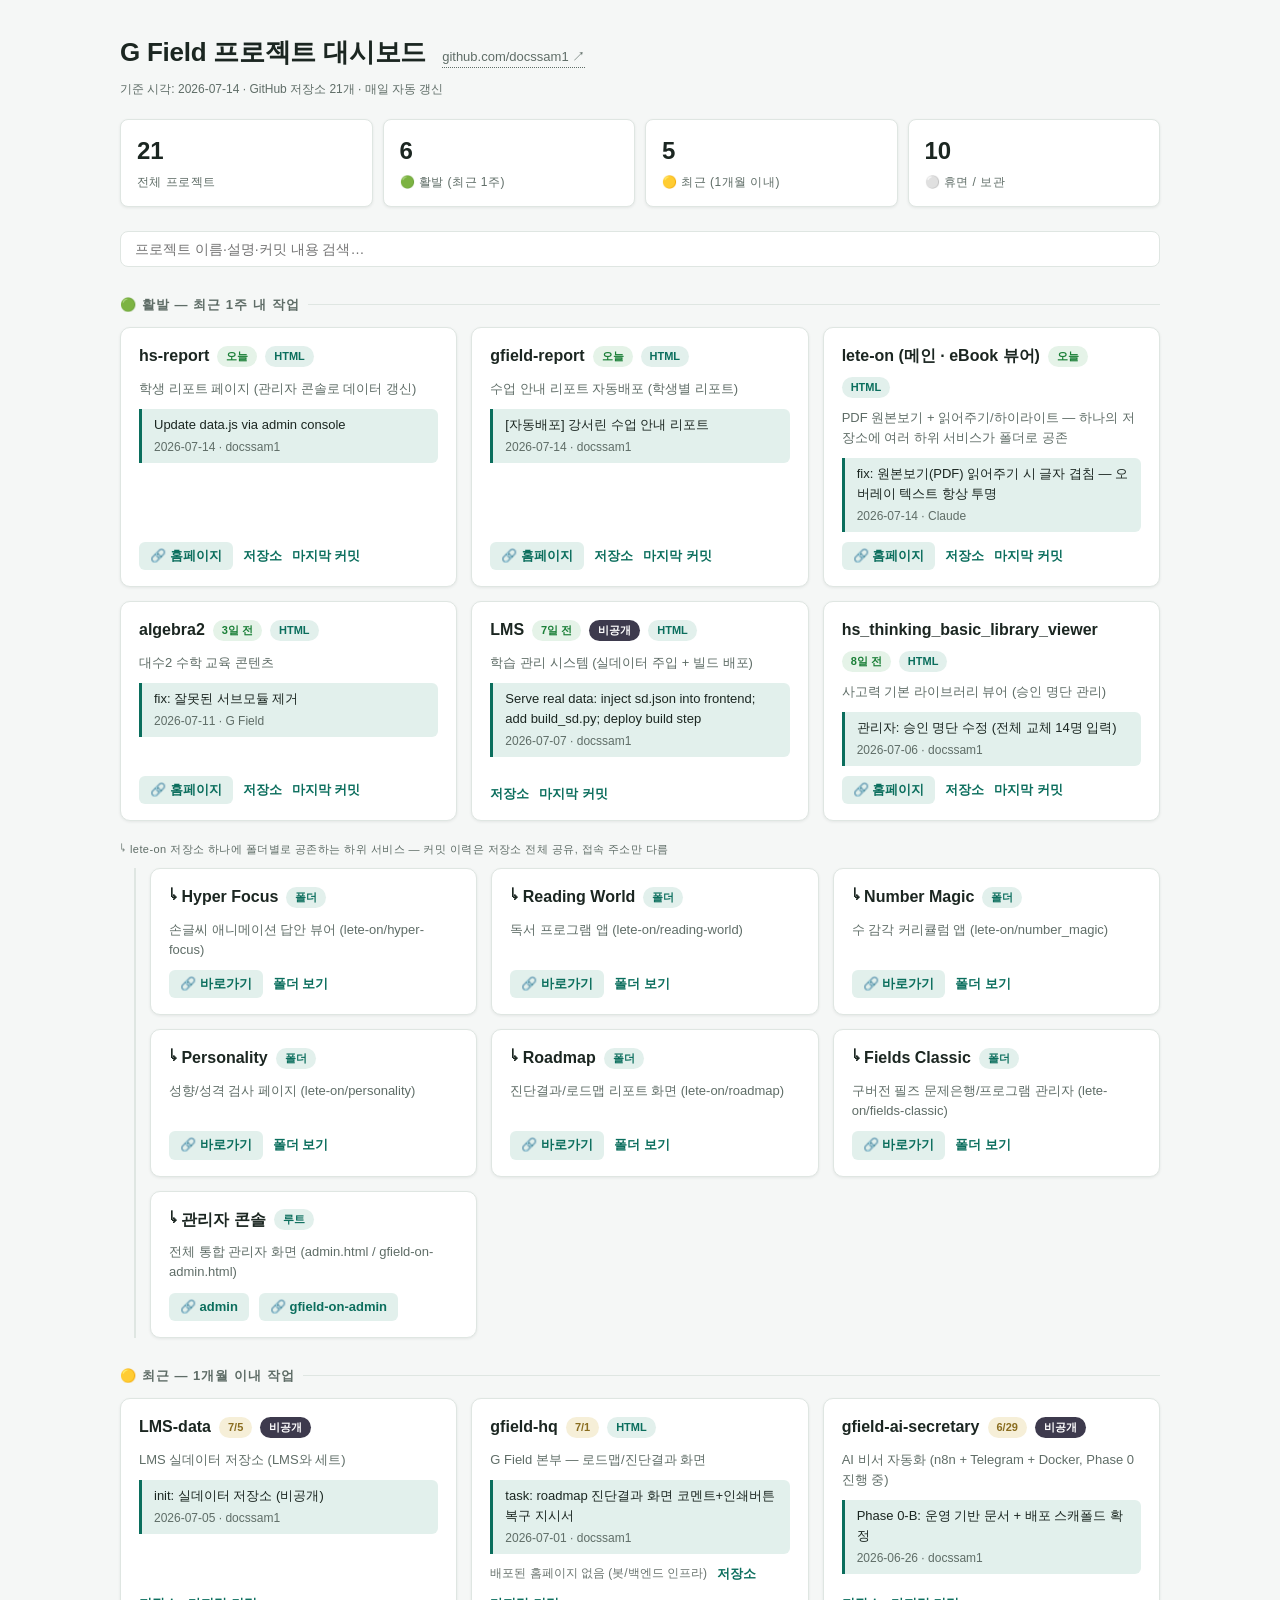
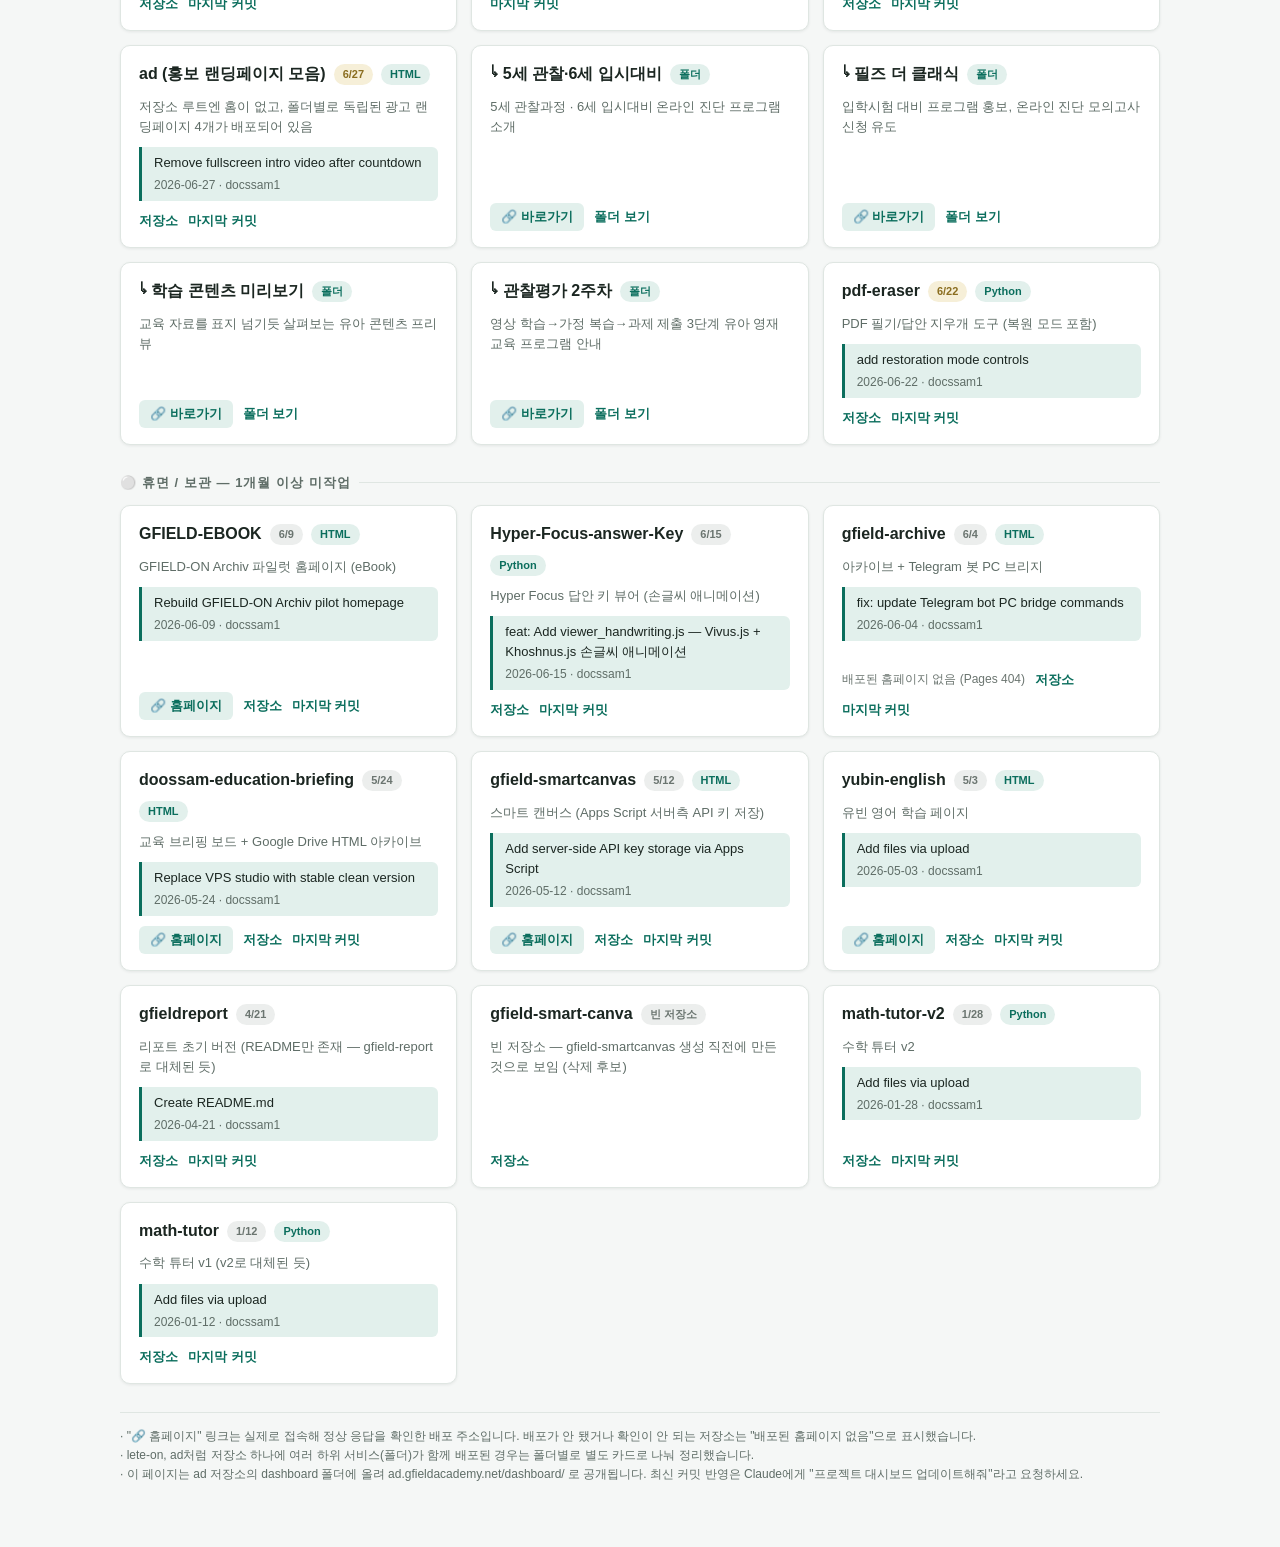
<file: dashboard/index.html>
<!doctype html>
<html lang="ko">
<head>
<meta charset="UTF-8">
<meta name="viewport" content="width=device-width, initial-scale=1.0">
<meta name="robots" content="noindex, nofollow">
<title>G Field 프로젝트 대시보드</title>
<style>
:root{
  --bg:#f5f7f6; --surface:#ffffff; --ink:#1b2621; --muted:#5f6d67;
  --line:#dfe6e2; --accent:#0b6e5d; --accent-soft:#e2f0ec;
  --active:#1a7f37; --active-bg:#e5f3e8;
  --recent:#8a6d1f; --recent-bg:#f6efd8;
  --dormant:#6b7570; --dormant-bg:#eceeed;
  --private-bg:#3d3a4d; --private-fg:#ffffff;
  --shadow:0 1px 3px rgba(20,40,32,.08);
}
@media (prefers-color-scheme: dark){
  :root{
    --bg:#111716; --surface:#1a2220; --ink:#e6ece9; --muted:#93a29b;
    --line:#2a3531; --accent:#4fb99f; --accent-soft:#1d3129;
    --active:#5fc276; --active-bg:#1c2f22;
    --recent:#d3b45e; --recent-bg:#302a17;
    --dormant:#8b9691; --dormant-bg:#232b28;
    --private-bg:#cfc9e6; --private-fg:#25222f;
    --shadow:0 1px 3px rgba(0,0,0,.4);
  }
}
*{box-sizing:border-box;margin:0;padding:0;}
body{background:var(--bg);color:var(--ink);
  font-family:'Segoe UI','Malgun Gothic','Apple SD Gothic Neo',sans-serif;
  line-height:1.55;}
.wrap{max-width:1080px;margin:0 auto;padding:32px 20px 64px;}
header.top{display:flex;flex-wrap:wrap;align-items:baseline;gap:8px 16px;margin-bottom:8px;}
header.top h1{font-size:26px;font-weight:700;letter-spacing:-.01em;}
header.top .gh{font-size:13px;color:var(--muted);text-decoration:none;border-bottom:1px dotted var(--muted);}
header.top .gh:hover{color:var(--accent);}
.updated{font-size:12px;color:var(--muted);margin-bottom:20px;}
.stats{display:grid;grid-template-columns:repeat(auto-fit,minmax(140px,1fr));gap:10px;margin-bottom:24px;}
.stat{background:var(--surface);border:1px solid var(--line);border-radius:8px;padding:12px 16px;box-shadow:var(--shadow);}
.stat b{display:block;font-size:24px;font-variant-numeric:tabular-nums;}
.stat span{font-size:12px;color:var(--muted);letter-spacing:.04em;}
.toolbar{display:flex;gap:10px;margin-bottom:24px;flex-wrap:wrap;}
.toolbar input{flex:1;min-width:220px;background:var(--surface);border:1px solid var(--line);
  border-radius:8px;padding:9px 14px;font-size:14px;color:var(--ink);}
.toolbar input:focus{outline:2px solid var(--accent);outline-offset:1px;border-color:var(--accent);}
h2.group{font-size:13px;font-weight:600;letter-spacing:.08em;color:var(--muted);
  text-transform:uppercase;margin:28px 0 12px;display:flex;align-items:center;gap:8px;}
h2.group::after{content:"";flex:1;height:1px;background:var(--line);}
.grid{display:grid;grid-template-columns:repeat(auto-fill,minmax(320px,1fr));gap:14px;}
.card{background:var(--surface);border:1px solid var(--line);border-radius:10px;
  padding:16px 18px;box-shadow:var(--shadow);display:flex;flex-direction:column;gap:10px;}
.card .head{display:flex;align-items:center;gap:8px;flex-wrap:wrap;}
.card .name{font-size:16px;font-weight:700;color:var(--ink);text-decoration:none;word-break:break-all;}
.card .name:hover{color:var(--accent);text-decoration:underline;}
.pill{font-size:11px;font-weight:600;padding:2px 9px;border-radius:99px;white-space:nowrap;}
.pill.active{color:var(--active);background:var(--active-bg);}
.pill.recent{color:var(--recent);background:var(--recent-bg);}
.pill.dormant{color:var(--dormant);background:var(--dormant-bg);}
.pill.private{color:var(--private-fg);background:var(--private-bg);}
.pill.lang{color:var(--accent);background:var(--accent-soft);}
.desc{font-size:13px;color:var(--muted);}
.commit{border-left:3px solid var(--accent);padding:6px 12px;background:var(--accent-soft);
  border-radius:0 6px 6px 0;font-size:13px;}
.commit .msg{display:-webkit-box;-webkit-line-clamp:2;-webkit-box-orient:vertical;overflow:hidden;word-break:break-word;}
.commit .when{font-size:12px;color:var(--muted);margin-top:3px;font-variant-numeric:tabular-nums;}
.links{display:flex;gap:10px;flex-wrap:wrap;margin-top:auto;font-size:13px;align-items:center;}
.links a{color:var(--accent);text-decoration:none;font-weight:600;}
.links a:hover{text-decoration:underline;}
.links a:focus-visible{outline:2px solid var(--accent);outline-offset:2px;border-radius:3px;}
.links a.site{background:var(--accent-soft);color:var(--accent);padding:4px 11px;border-radius:6px;text-decoration:none;}
.links a.site:hover{text-decoration:none;filter:brightness(0.92);}
.links .nosite{font-size:12px;color:var(--dormant);font-weight:500;}
.sub{margin-left:14px;border-left:2px solid var(--line);padding-left:14px;}
.subhead{font-size:11px;color:var(--muted);letter-spacing:.04em;margin:20px 0 10px;}
.note{font-size:12px;color:var(--muted);margin-top:28px;border-top:1px solid var(--line);padding-top:14px;}
.hidden{display:none;}
</style>
</head>
<body>

<div class="wrap">
<header class="top">
  <h1>G Field 프로젝트 대시보드</h1>
  <a class="gh" href="https://github.com/docssam1?tab=repositories" target="_blank" rel="noopener">github.com/docssam1 ↗</a>
</header>
<p class="updated">기준 시각: 2026-07-14 · GitHub 저장소 21개 · 매일 자동 갱신</p>

<div class="stats">
  <div class="stat"><b>21</b><span>전체 프로젝트</span></div>
  <div class="stat"><b>6</b><span>🟢 활발 (최근 1주)</span></div>
  <div class="stat"><b>5</b><span>🟡 최근 (1개월 이내)</span></div>
  <div class="stat"><b>10</b><span>⚪ 휴면 / 보관</span></div>
</div>

<div class="toolbar">
  <input id="q" type="search" placeholder="프로젝트 이름·설명·커밋 내용 검색…" aria-label="프로젝트 검색">
</div>

<h2 class="group">🟢 활발 — 최근 1주 내 작업</h2>
<div class="grid" id="g-active">

<div class="card" data-text="hs-report html 리포트 admin console data.js">
  <div class="head"><a class="name" href="https://github.com/docssam1/hs-report" target="_blank" rel="noopener">hs-report</a>
    <span class="pill active">오늘</span><span class="pill lang">HTML</span></div>
  <div class="desc">학생 리포트 페이지 (관리자 콘솔로 데이터 갱신)</div>
  <div class="commit"><div class="msg">Update data.js via admin console</div>
    <div class="when">2026-07-14 · docssam1</div></div>
  <div class="links"><a class="site" href="https://hs.gfieldacademy.net/" target="_blank" rel="noopener">🔗 홈페이지</a>
    <a href="https://github.com/docssam1/hs-report" target="_blank" rel="noopener">저장소</a>
    <a href="https://github.com/docssam1/hs-report/commit/0999172b4c7689fe7dddc87ffe13e3dd21a074c7" target="_blank" rel="noopener">마지막 커밋</a></div>
</div>

<div class="card" data-text="gfield-report 자동배포 수업 안내 리포트 html">
  <div class="head"><a class="name" href="https://github.com/docssam1/gfield-report" target="_blank" rel="noopener">gfield-report</a>
    <span class="pill active">오늘</span><span class="pill lang">HTML</span></div>
  <div class="desc">수업 안내 리포트 자동배포 (학생별 리포트)</div>
  <div class="commit"><div class="msg">[자동배포] 강서린 수업 안내 리포트</div>
    <div class="when">2026-07-14 · docssam1</div></div>
  <div class="links"><a class="site" href="https://docssam1.github.io/gfield-report/" target="_blank" rel="noopener">🔗 홈페이지</a>
    <a href="https://github.com/docssam1/gfield-report" target="_blank" rel="noopener">저장소</a>
    <a href="https://github.com/docssam1/gfield-report/commit/d695286e1acab4c23854f28acda3529132005e7e" target="_blank" rel="noopener">마지막 커밋</a></div>
</div>

<div class="card" data-text="lete-on ebook pdf 뷰어 읽어주기 오버레이 하이라이트 html 메인">
  <div class="head"><a class="name" href="https://github.com/docssam1/lete-on" target="_blank" rel="noopener">lete-on (메인 · eBook 뷰어)</a>
    <span class="pill active">오늘</span><span class="pill lang">HTML</span></div>
  <div class="desc">PDF 원본보기 + 읽어주기/하이라이트 — 하나의 저장소에 여러 하위 서비스가 폴더로 공존</div>
  <div class="commit"><div class="msg">fix: 원본보기(PDF) 읽어주기 시 글자 겹침 — 오버레이 텍스트 항상 투명</div>
    <div class="when">2026-07-14 · Claude</div></div>
  <div class="links"><a class="site" href="https://lete-on.gfieldacademy.net/" target="_blank" rel="noopener">🔗 홈페이지</a>
    <a href="https://github.com/docssam1/lete-on" target="_blank" rel="noopener">저장소</a>
    <a href="https://github.com/docssam1/lete-on/commit/a015ebf8b9b46638aedf87aa6083f45344fa3279" target="_blank" rel="noopener">마지막 커밋</a></div>
</div>

<div class="card" data-text="algebra2 수학 대수 서브모듈 html">
  <div class="head"><a class="name" href="https://github.com/docssam1/algebra2" target="_blank" rel="noopener">algebra2</a>
    <span class="pill active">3일 전</span><span class="pill lang">HTML</span></div>
  <div class="desc">대수2 수학 교육 콘텐츠</div>
  <div class="commit"><div class="msg">fix: 잘못된 서브모듈 제거</div>
    <div class="when">2026-07-11 · G Field</div></div>
  <div class="links"><a class="site" href="https://docssam1.github.io/algebra2/" target="_blank" rel="noopener">🔗 홈페이지</a>
    <a href="https://github.com/docssam1/algebra2" target="_blank" rel="noopener">저장소</a>
    <a href="https://github.com/docssam1/algebra2/commit/689799ffb591baec309f506a72807740b72191d2" target="_blank" rel="noopener">마지막 커밋</a></div>
</div>

<div class="card" data-text="LMS 학습관리 sd.json build_sd.py 배포 html private 비공개">
  <div class="head"><a class="name" href="https://github.com/docssam1/LMS" target="_blank" rel="noopener">LMS</a>
    <span class="pill active">7일 전</span><span class="pill private">비공개</span><span class="pill lang">HTML</span></div>
  <div class="desc">학습 관리 시스템 (실데이터 주입 + 빌드 배포)</div>
  <div class="commit"><div class="msg">Serve real data: inject sd.json into frontend; add build_sd.py; deploy build step</div>
    <div class="when">2026-07-07 · docssam1</div></div>
  <div class="links"><a href="https://github.com/docssam1/LMS" target="_blank" rel="noopener">저장소</a>
    <a href="https://github.com/docssam1/LMS/commit/0c49305035400dc8ba3c7b319b47786450ce9198" target="_blank" rel="noopener">마지막 커밋</a></div>
</div>

<div class="card" data-text="-hs_thinking_basic_library_viewer 사고력 기본 라이브러리 뷰어 승인 명단 html">
  <div class="head"><a class="name" href="https://github.com/docssam1/-hs_thinking_basic_library_viewer" target="_blank" rel="noopener">hs_thinking_basic_library_viewer</a>
    <span class="pill active">8일 전</span><span class="pill lang">HTML</span></div>
  <div class="desc">사고력 기본 라이브러리 뷰어 (승인 명단 관리)</div>
  <div class="commit"><div class="msg">관리자: 승인 명단 수정 (전체 교체 14명 입력)</div>
    <div class="when">2026-07-06 · docssam1</div></div>
  <div class="links"><a class="site" href="https://docssam1.github.io/-hs_thinking_basic_library_viewer/" target="_blank" rel="noopener">🔗 홈페이지</a>
    <a href="https://github.com/docssam1/-hs_thinking_basic_library_viewer" target="_blank" rel="noopener">저장소</a>
    <a href="https://github.com/docssam1/-hs_thinking_basic_library_viewer/commit/c394a9d958ef980d343162db8c493eb94f6f9550" target="_blank" rel="noopener">마지막 커밋</a></div>
</div>

</div>

<p class="subhead">↳ lete-on 저장소 하나에 폴더별로 공존하는 하위 서비스 — 커밋 이력은 저장소 전체 공유, 접속 주소만 다름</p>
<div class="grid sub" id="g-lete-sub">

<div class="card" data-text="lete-on hyper-focus 하이퍼포커스 손글씨 답안">
  <div class="head"><span class="name" style="cursor:default">↳ Hyper Focus</span><span class="pill lang">폴더</span></div>
  <div class="desc">손글씨 애니메이션 답안 뷰어 (lete-on/hyper-focus)</div>
  <div class="links"><a class="site" href="https://lete-on.gfieldacademy.net/hyper-focus/" target="_blank" rel="noopener">🔗 바로가기</a>
    <a href="https://github.com/docssam1/lete-on/tree/main/hyper-focus" target="_blank" rel="noopener">폴더 보기</a></div>
</div>

<div class="card" data-text="lete-on reading-world 리딩월드 독서">
  <div class="head"><span class="name" style="cursor:default">↳ Reading World</span><span class="pill lang">폴더</span></div>
  <div class="desc">독서 프로그램 앱 (lete-on/reading-world)</div>
  <div class="links"><a class="site" href="https://lete-on.gfieldacademy.net/reading-world/" target="_blank" rel="noopener">🔗 바로가기</a>
    <a href="https://github.com/docssam1/lete-on/tree/main/reading-world" target="_blank" rel="noopener">폴더 보기</a></div>
</div>

<div class="card" data-text="lete-on number_magic 넘버매직 수학">
  <div class="head"><span class="name" style="cursor:default">↳ Number Magic</span><span class="pill lang">폴더</span></div>
  <div class="desc">수 감각 커리큘럼 앱 (lete-on/number_magic)</div>
  <div class="links"><a class="site" href="https://lete-on.gfieldacademy.net/number_magic/" target="_blank" rel="noopener">🔗 바로가기</a>
    <a href="https://github.com/docssam1/lete-on/tree/main/number_magic" target="_blank" rel="noopener">폴더 보기</a></div>
</div>

<div class="card" data-text="lete-on personality 성향검사">
  <div class="head"><span class="name" style="cursor:default">↳ Personality</span><span class="pill lang">폴더</span></div>
  <div class="desc">성향/성격 검사 페이지 (lete-on/personality)</div>
  <div class="links"><a class="site" href="https://lete-on.gfieldacademy.net/personality/" target="_blank" rel="noopener">🔗 바로가기</a>
    <a href="https://github.com/docssam1/lete-on/tree/main/personality" target="_blank" rel="noopener">폴더 보기</a></div>
</div>

<div class="card" data-text="lete-on roadmap 로드맵 진단결과">
  <div class="head"><span class="name" style="cursor:default">↳ Roadmap</span><span class="pill lang">폴더</span></div>
  <div class="desc">진단결과/로드맵 리포트 화면 (lete-on/roadmap)</div>
  <div class="links"><a class="site" href="https://lete-on.gfieldacademy.net/roadmap/" target="_blank" rel="noopener">🔗 바로가기</a>
    <a href="https://github.com/docssam1/lete-on/tree/main/roadmap" target="_blank" rel="noopener">폴더 보기</a></div>
</div>

<div class="card" data-text="lete-on fields-classic 필즈 클래식 문제은행">
  <div class="head"><span class="name" style="cursor:default">↳ Fields Classic</span><span class="pill lang">폴더</span></div>
  <div class="desc">구버전 필즈 문제은행/프로그램 관리자 (lete-on/fields-classic)</div>
  <div class="links"><a class="site" href="https://lete-on.gfieldacademy.net/fields-classic/admin.html" target="_blank" rel="noopener">🔗 바로가기</a>
    <a href="https://github.com/docssam1/lete-on/tree/main/fields-classic" target="_blank" rel="noopener">폴더 보기</a></div>
</div>

<div class="card" data-text="lete-on admin gfield-on-admin 관리자 콘솔">
  <div class="head"><span class="name" style="cursor:default">↳ 관리자 콘솔</span><span class="pill lang">루트</span></div>
  <div class="desc">전체 통합 관리자 화면 (admin.html / gfield-on-admin.html)</div>
  <div class="links"><a class="site" href="https://lete-on.gfieldacademy.net/admin.html" target="_blank" rel="noopener">🔗 admin</a>
    <a class="site" href="https://lete-on.gfieldacademy.net/gfield-on-admin.html" target="_blank" rel="noopener">🔗 gfield-on-admin</a></div>
</div>

</div>

<h2 class="group">🟡 최근 — 1개월 이내 작업</h2>
<div class="grid" id="g-recent">

<div class="card" data-text="LMS-data 실데이터 저장소 비공개 private">
  <div class="head"><a class="name" href="https://github.com/docssam1/LMS-data" target="_blank" rel="noopener">LMS-data</a>
    <span class="pill recent">7/5</span><span class="pill private">비공개</span></div>
  <div class="desc">LMS 실데이터 저장소 (LMS와 세트)</div>
  <div class="commit"><div class="msg">init: 실데이터 저장소 (비공개)</div>
    <div class="when">2026-07-05 · docssam1</div></div>
  <div class="links"><a href="https://github.com/docssam1/LMS-data" target="_blank" rel="noopener">저장소</a>
    <a href="https://github.com/docssam1/LMS-data/commit/e48ebcfb6c06eaa5f57553a689ca25356fc2f44a" target="_blank" rel="noopener">마지막 커밋</a></div>
</div>

<div class="card" data-text="gfield-hq roadmap 진단결과 코멘트 인쇄버튼 지시서 html 본부">
  <div class="head"><a class="name" href="https://github.com/docssam1/gfield-hq" target="_blank" rel="noopener">gfield-hq</a>
    <span class="pill recent">7/1</span><span class="pill lang">HTML</span></div>
  <div class="desc">G Field 본부 — 로드맵/진단결과 화면</div>
  <div class="commit"><div class="msg">task: roadmap 진단결과 화면 코멘트+인쇄버튼 복구 지시서</div>
    <div class="when">2026-07-01 · docssam1</div></div>
  <div class="links"><span class="nosite">배포된 홈페이지 없음 (봇/백엔드 인프라)</span>
    <a href="https://github.com/docssam1/gfield-hq" target="_blank" rel="noopener">저장소</a>
    <a href="https://github.com/docssam1/gfield-hq/commit/4479be0536fe92c4f5b5e9c4381e59ff7ef1c707" target="_blank" rel="noopener">마지막 커밋</a></div>
</div>

<div class="card" data-text="gfield-ai-secretary n8n telegram docker 자동화 비서 비공개 private">
  <div class="head"><a class="name" href="https://github.com/docssam1/gfield-ai-secretary" target="_blank" rel="noopener">gfield-ai-secretary</a>
    <span class="pill recent">6/29</span><span class="pill private">비공개</span></div>
  <div class="desc">AI 비서 자동화 (n8n + Telegram + Docker, Phase 0 진행 중)</div>
  <div class="commit"><div class="msg">Phase 0-B: 운영 기반 문서 + 배포 스캐폴드 확정</div>
    <div class="when">2026-06-26 · docssam1</div></div>
  <div class="links"><a href="https://github.com/docssam1/gfield-ai-secretary" target="_blank" rel="noopener">저장소</a>
    <a href="https://github.com/docssam1/gfield-ai-secretary/commit/5303449c6c2c3b6fca5d6247119d780c5c377b86" target="_blank" rel="noopener">마지막 커밋</a></div>
</div>

<div class="card" data-text="ad 광고 홍보 랜딩페이지 지필드 영재교육">
  <div class="head"><a class="name" href="https://github.com/docssam1/ad" target="_blank" rel="noopener">ad (홍보 랜딩페이지 모음)</a>
    <span class="pill recent">6/27</span><span class="pill lang">HTML</span></div>
  <div class="desc">저장소 루트엔 홈이 없고, 폴더별로 독립된 광고 랜딩페이지 4개가 배포되어 있음</div>
  <div class="commit"><div class="msg">Remove fullscreen intro video after countdown</div>
    <div class="when">2026-06-27 · docssam1</div></div>
  <div class="links"><a href="https://github.com/docssam1/ad" target="_blank" rel="noopener">저장소</a>
    <a href="https://github.com/docssam1/ad/commit/327e1df600149946add7323d0d2e319628ec6729" target="_blank" rel="noopener">마지막 커밋</a></div>
</div>

<div class="card" data-text="ad 5se-program 5세 관찰과정 6세 입시대비">
  <div class="head"><span class="name" style="cursor:default">↳ 5세 관찰·6세 입시대비</span><span class="pill lang">폴더</span></div>
  <div class="desc">5세 관찰과정 · 6세 입시대비 온라인 진단 프로그램 소개</div>
  <div class="links"><a class="site" href="https://ad.gfieldacademy.net/5se-program/" target="_blank" rel="noopener">🔗 바로가기</a>
    <a href="https://github.com/docssam1/ad/tree/main/5se-program" target="_blank" rel="noopener">폴더 보기</a></div>
</div>

<div class="card" data-text="ad fields-classic 필즈 더 클래식 입학시험">
  <div class="head"><span class="name" style="cursor:default">↳ 필즈 더 클래식</span><span class="pill lang">폴더</span></div>
  <div class="desc">입학시험 대비 프로그램 홍보, 온라인 진단 모의고사 신청 유도</div>
  <div class="links"><a class="site" href="https://ad.gfieldacademy.net/fields-classic/" target="_blank" rel="noopener">🔗 바로가기</a>
    <a href="https://github.com/docssam1/ad/tree/main/fields-classic" target="_blank" rel="noopener">폴더 보기</a></div>
</div>

<div class="card" data-text="ad kid 학습 콘텐츠 미리보기">
  <div class="head"><span class="name" style="cursor:default">↳ 학습 콘텐츠 미리보기</span><span class="pill lang">폴더</span></div>
  <div class="desc">교육 자료를 표지 넘기듯 살펴보는 유아 콘텐츠 프리뷰</div>
  <div class="links"><a class="site" href="https://ad.gfieldacademy.net/kid/" target="_blank" rel="noopener">🔗 바로가기</a>
    <a href="https://github.com/docssam1/ad/tree/main/kid" target="_blank" rel="noopener">폴더 보기</a></div>
</div>

<div class="card" data-text="ad observation 관찰평가 2주차 유아 영재교육">
  <div class="head"><span class="name" style="cursor:default">↳ 관찰평가 2주차</span><span class="pill lang">폴더</span></div>
  <div class="desc">영상 학습→가정 복습→과제 제출 3단계 유아 영재교육 프로그램 안내</div>
  <div class="links"><a class="site" href="https://ad.gfieldacademy.net/observation/" target="_blank" rel="noopener">🔗 바로가기</a>
    <a href="https://github.com/docssam1/ad/tree/main/observation" target="_blank" rel="noopener">폴더 보기</a></div>
</div>

<div class="card" data-text="pdf-eraser python pdf 지우개 복원 restoration">
  <div class="head"><a class="name" href="https://github.com/docssam1/pdf-eraser" target="_blank" rel="noopener">pdf-eraser</a>
    <span class="pill recent">6/22</span><span class="pill lang">Python</span></div>
  <div class="desc">PDF 필기/답안 지우개 도구 (복원 모드 포함)</div>
  <div class="commit"><div class="msg">add restoration mode controls</div>
    <div class="when">2026-06-22 · docssam1</div></div>
  <div class="links"><a href="https://github.com/docssam1/pdf-eraser" target="_blank" rel="noopener">저장소</a>
    <a href="https://github.com/docssam1/pdf-eraser/commit/dad79de9c61fe540f3eca1946e4a8dd40ece230b" target="_blank" rel="noopener">마지막 커밋</a></div>
</div>

</div>

<h2 class="group">⚪ 휴면 / 보관 — 1개월 이상 미작업</h2>
<div class="grid" id="g-dormant">

<div class="card" data-text="GFIELD-EBOOK 이북 아카이브 홈페이지 html">
  <div class="head"><a class="name" href="https://github.com/docssam1/GFIELD-EBOOK" target="_blank" rel="noopener">GFIELD-EBOOK</a>
    <span class="pill dormant">6/9</span><span class="pill lang">HTML</span></div>
  <div class="desc">GFIELD-ON Archiv 파일럿 홈페이지 (eBook)</div>
  <div class="commit"><div class="msg">Rebuild GFIELD-ON Archiv pilot homepage</div>
    <div class="when">2026-06-09 · docssam1</div></div>
  <div class="links"><a class="site" href="https://docssam1.github.io/GFIELD-EBOOK/" target="_blank" rel="noopener">🔗 홈페이지</a>
    <a href="https://github.com/docssam1/GFIELD-EBOOK" target="_blank" rel="noopener">저장소</a>
    <a href="https://github.com/docssam1/GFIELD-EBOOK/commit/33fabe24975ec745a01d1e831c9851a4995eb6f3" target="_blank" rel="noopener">마지막 커밋</a></div>
</div>

<div class="card" data-text="Hyper-Focus-answer-Key python 답안 키 손글씨 애니메이션 vivus khoshnus">
  <div class="head"><a class="name" href="https://github.com/docssam1/Hyper-Focus-answer-Key" target="_blank" rel="noopener">Hyper-Focus-answer-Key</a>
    <span class="pill dormant">6/15</span><span class="pill lang">Python</span></div>
  <div class="desc">Hyper Focus 답안 키 뷰어 (손글씨 애니메이션)</div>
  <div class="commit"><div class="msg">feat: Add viewer_handwriting.js — Vivus.js + Khoshnus.js 손글씨 애니메이션</div>
    <div class="when">2026-06-15 · docssam1</div></div>
  <div class="links"><a href="https://github.com/docssam1/Hyper-Focus-answer-Key" target="_blank" rel="noopener">저장소</a>
    <a href="https://github.com/docssam1/Hyper-Focus-answer-Key/commit/087f5ed90141427cd31e766aa638854b88582a53" target="_blank" rel="noopener">마지막 커밋</a></div>
</div>

<div class="card" data-text="gfield-archive telegram bot pc bridge 아카이브 html">
  <div class="head"><a class="name" href="https://github.com/docssam1/gfield-archive" target="_blank" rel="noopener">gfield-archive</a>
    <span class="pill dormant">6/4</span><span class="pill lang">HTML</span></div>
  <div class="desc">아카이브 + Telegram 봇 PC 브리지</div>
  <div class="commit"><div class="msg">fix: update Telegram bot PC bridge commands</div>
    <div class="when">2026-06-04 · docssam1</div></div>
  <div class="links"><span class="nosite">배포된 홈페이지 없음 (Pages 404)</span>
    <a href="https://github.com/docssam1/gfield-archive" target="_blank" rel="noopener">저장소</a>
    <a href="https://github.com/docssam1/gfield-archive/commit/f84f3b0df3f5060f298d01695fac846964dd59c6" target="_blank" rel="noopener">마지막 커밋</a></div>
</div>

<div class="card" data-text="doossam-education-briefing 교육 브리핑 보드 구글 드라이브 html vps studio">
  <div class="head"><a class="name" href="https://github.com/docssam1/doossam-education-briefing" target="_blank" rel="noopener">doossam-education-briefing</a>
    <span class="pill dormant">5/24</span><span class="pill lang">HTML</span></div>
  <div class="desc">교육 브리핑 보드 + Google Drive HTML 아카이브</div>
  <div class="commit"><div class="msg">Replace VPS studio with stable clean version</div>
    <div class="when">2026-05-24 · docssam1</div></div>
  <div class="links"><a class="site" href="https://docssam1.github.io/doossam-education-briefing/" target="_blank" rel="noopener">🔗 홈페이지</a>
    <a href="https://github.com/docssam1/doossam-education-briefing" target="_blank" rel="noopener">저장소</a>
    <a href="https://github.com/docssam1/doossam-education-briefing/commit/ef44c206dbbc2fa509f58fe51fcf9de9de30df42" target="_blank" rel="noopener">마지막 커밋</a></div>
</div>

<div class="card" data-text="gfield-smartcanvas 스마트캔버스 apps script api key html">
  <div class="head"><a class="name" href="https://github.com/docssam1/gfield-smartcanvas" target="_blank" rel="noopener">gfield-smartcanvas</a>
    <span class="pill dormant">5/12</span><span class="pill lang">HTML</span></div>
  <div class="desc">스마트 캔버스 (Apps Script 서버측 API 키 저장)</div>
  <div class="commit"><div class="msg">Add server-side API key storage via Apps Script</div>
    <div class="when">2026-05-12 · docssam1</div></div>
  <div class="links"><a class="site" href="https://docssam1.github.io/gfield-smartcanvas/" target="_blank" rel="noopener">🔗 홈페이지</a>
    <a href="https://github.com/docssam1/gfield-smartcanvas" target="_blank" rel="noopener">저장소</a>
    <a href="https://github.com/docssam1/gfield-smartcanvas/commit/2c72766d773d3a794ffe5f1555ee357cd582c3ed" target="_blank" rel="noopener">마지막 커밋</a></div>
</div>

<div class="card" data-text="yubin-english 영어 html">
  <div class="head"><a class="name" href="https://github.com/docssam1/yubin-english" target="_blank" rel="noopener">yubin-english</a>
    <span class="pill dormant">5/3</span><span class="pill lang">HTML</span></div>
  <div class="desc">유빈 영어 학습 페이지</div>
  <div class="commit"><div class="msg">Add files via upload</div>
    <div class="when">2026-05-03 · docssam1</div></div>
  <div class="links"><a class="site" href="https://docssam1.github.io/yubin-english/" target="_blank" rel="noopener">🔗 홈페이지</a>
    <a href="https://github.com/docssam1/yubin-english" target="_blank" rel="noopener">저장소</a>
    <a href="https://github.com/docssam1/yubin-english/commit/e7293df669a820654294ea7dff0a62002dbc9a84" target="_blank" rel="noopener">마지막 커밋</a></div>
</div>

<div class="card" data-text="gfieldreport readme 초기 리포트">
  <div class="head"><a class="name" href="https://github.com/docssam1/gfieldreport" target="_blank" rel="noopener">gfieldreport</a>
    <span class="pill dormant">4/21</span></div>
  <div class="desc">리포트 초기 버전 (README만 존재 — gfield-report로 대체된 듯)</div>
  <div class="commit"><div class="msg">Create README.md</div>
    <div class="when">2026-04-21 · docssam1</div></div>
  <div class="links"><a href="https://github.com/docssam1/gfieldreport" target="_blank" rel="noopener">저장소</a>
    <a href="https://github.com/docssam1/gfieldreport/commit/c7d22ac9add4858fd6c04947d048ec692fb704a3" target="_blank" rel="noopener">마지막 커밋</a></div>
</div>

<div class="card" data-text="gfield-smart-canva 빈 저장소 empty">
  <div class="head"><a class="name" href="https://github.com/docssam1/gfield-smart-canva" target="_blank" rel="noopener">gfield-smart-canva</a>
    <span class="pill dormant">빈 저장소</span></div>
  <div class="desc">빈 저장소 — gfield-smartcanvas 생성 직전에 만든 것으로 보임 (삭제 후보)</div>
  <div class="links"><a href="https://github.com/docssam1/gfield-smart-canva" target="_blank" rel="noopener">저장소</a></div>
</div>

<div class="card" data-text="math-tutor-v2 수학 튜터 python">
  <div class="head"><a class="name" href="https://github.com/docssam1/math-tutor-v2" target="_blank" rel="noopener">math-tutor-v2</a>
    <span class="pill dormant">1/28</span><span class="pill lang">Python</span></div>
  <div class="desc">수학 튜터 v2</div>
  <div class="commit"><div class="msg">Add files via upload</div>
    <div class="when">2026-01-28 · docssam1</div></div>
  <div class="links"><a href="https://github.com/docssam1/math-tutor-v2" target="_blank" rel="noopener">저장소</a>
    <a href="https://github.com/docssam1/math-tutor-v2/commit/c4732bfab3730db7d968c562965ea1a03257283a" target="_blank" rel="noopener">마지막 커밋</a></div>
</div>

<div class="card" data-text="math-tutor 수학 튜터 python">
  <div class="head"><a class="name" href="https://github.com/docssam1/math-tutor" target="_blank" rel="noopener">math-tutor</a>
    <span class="pill dormant">1/12</span><span class="pill lang">Python</span></div>
  <div class="desc">수학 튜터 v1 (v2로 대체된 듯)</div>
  <div class="commit"><div class="msg">Add files via upload</div>
    <div class="when">2026-01-12 · docssam1</div></div>
  <div class="links"><a href="https://github.com/docssam1/math-tutor" target="_blank" rel="noopener">저장소</a>
    <a href="https://github.com/docssam1/math-tutor/commit/ce0dc11bed03f4be8d6294ba85850723cddc6714" target="_blank" rel="noopener">마지막 커밋</a></div>
</div>

</div>

<p class="note">
· "🔗 홈페이지" 링크는 실제로 접속해 정상 응답을 확인한 배포 주소입니다. 배포가 안 됐거나 확인이 안 되는 저장소는 "배포된 홈페이지 없음"으로 표시했습니다.<br>
· lete-on, ad처럼 저장소 하나에 여러 하위 서비스(폴더)가 함께 배포된 경우는 폴더별로 별도 카드로 나눠 정리했습니다.<br>
· 이 페이지는 ad 저장소의 dashboard 폴더에 올려 ad.gfieldacademy.net/dashboard/ 로 공개됩니다. 최신 커밋 반영은 Claude에게 "프로젝트 대시보드 업데이트해줘"라고 요청하세요.
</p>
</div>

<script>
const q = document.getElementById('q');
q.addEventListener('input', () => {
  const term = q.value.trim().toLowerCase();
  document.querySelectorAll('.card').forEach(c => {
    const hay = (c.getAttribute('data-text') + ' ' + c.textContent).toLowerCase();
    c.classList.toggle('hidden', term !== '' && !hay.includes(term));
  });
  document.querySelectorAll('h2.group').forEach(h => {
    const grid = h.nextElementSibling;
    const visible = grid.querySelectorAll('.card:not(.hidden)').length;
    h.classList.toggle('hidden', visible === 0);
    grid.classList.toggle('hidden', visible === 0);
  });
});
</script>
</body>
</html>
</file>
